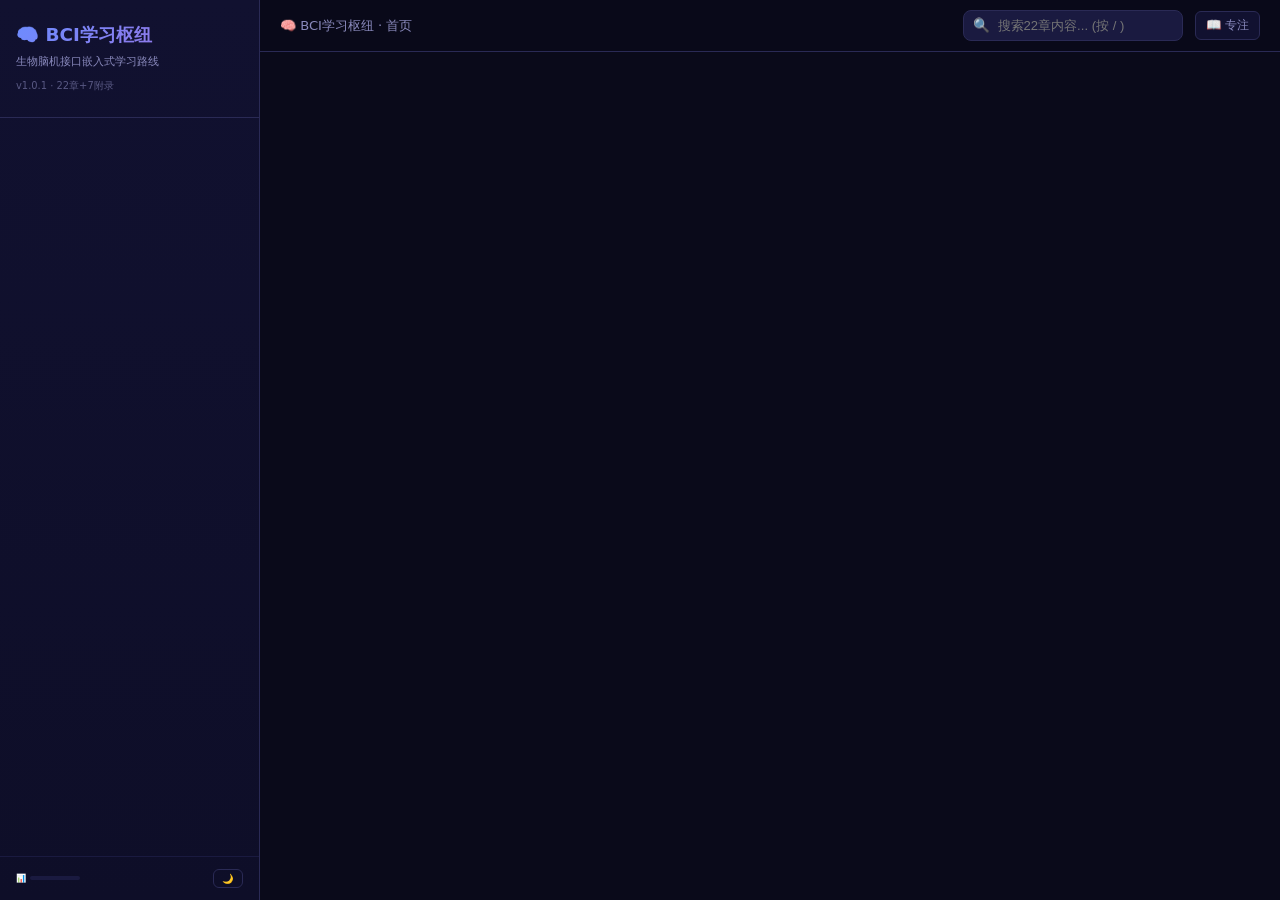
<file: index.html>
<!DOCTYPE html>
<html lang="zh-CN">
<head>
<meta charset="UTF-8">
<meta name="viewport" content="width=device-width, initial-scale=1.0">
<meta name="description" content="生物脑机接口(BCI)嵌入式学习路线 - 从零到专家。22章系统教程+7个附录，对标Neuralink/OpenBCI/博睿康全球最前沿。">
<meta name="theme-color" content="#0a0a1a">
<title>BCI学习枢纽 - 生物脑机接口嵌入式学习路线</title>
<link rel="stylesheet" href="css/style.css">
<link rel="manifest" href="manifest.json">
</head>
<body>
<a class="skip-link" href="#contentArea">跳转到内容</a>

<div class="progress-bar" id="progressBar"></div>

<!-- Sidebar -->
<nav class="sidebar" id="sidebar">
  <div class="sidebar-header">
    <h1>🧠 BCI学习枢纽</h1>
    <p>生物脑机接口嵌入式学习路线</p>
    <span class="version">v1.0.1 · 22章+7附录</span>
  </div>
  <div class="sidebar-nav" id="sidebarNav"></div>
  <div class="bookmarks-section" id="bookmarksSection" style="display:none">
    <div class="bookmarks-title">⭐ 收藏夹 <span class="bookmarks-count" id="bmCount">0</span></div>
    <div id="bookmarkList"></div>
  </div>
  <div class="sidebar-footer">
    <span class="progress-mini">📊 <span class="pm-bar"><span class="pm-fill" style="width:0%" id="pmFill"></span></span></span>
    <button class="theme-toggle" onclick="window.app.toggleTheme()" title="切换亮色/暗色">🌙</button>
  </div>
</nav>

<!-- Main -->
<div class="main">
  <div class="topbar">
    <button class="menu-btn" onclick="window.app.toggleSidebar()">☰</button>
    <div class="breadcrumb" id="breadcrumb">🧠 BCI学习枢纽 · 首页</div>
    <div class="search-box">
      <span class="icon">🔍</span>
      <input type="text" id="searchInput" placeholder="搜索22章内容... (按 / )">
      <div class="search-results" id="searchResults"></div>
    </div>
    <button class="mobile-search-btn" onclick="document.querySelector('.search-box').classList.toggle('open')" title="搜索">🔍</button>
    <button class="focus-btn" onclick="window.app.toggleFocus()" title="专注阅读 (Ctrl+Shift+F)">📖 专注</button>
  </div>
  <div class="content" id="contentArea"></div>
</div>

<!-- TOC Sidebar -->
<nav id="tocSidebar"><div class="toc-title">📑 本节目录</div><div id="tocLinks"></div></nav>

<!-- Back to top -->
<div class="back-top" id="backTop" onclick="window.scrollTo({top:0,behavior:'smooth'})">↑</div>

<!-- Shortcuts overlay -->
<div class="shortcuts-overlay" id="shortcutsOverlay" onclick="if(event.target===this)this.classList.remove('show')">
  <div class="shortcuts-panel">
    <h3>⌨️ 键盘快捷键 <button class="close-btn" onclick="document.getElementById('shortcutsOverlay').classList.remove('show')">✕</button></h3>
    <div class="kbd-row"><span><span class="kbd-key">/</span> 搜索</span><span class="kbd-desc">聚焦搜索栏</span></div>
    <div class="kbd-row"><span><span class="kbd-key">Esc</span> 关闭</span><span class="kbd-desc">关闭面板/清空搜索</span></div>
    <div class="kbd-row"><span><span class="kbd-key">←</span><span class="kbd-key">→</span> 翻章</span><span class="kbd-desc">前一章/后一章</span></div>
    <div class="kbd-row"><span><span class="kbd-key">?</span> 快捷键</span><span class="kbd-desc">显示此面板</span></div>
    <div class="kbd-row"><span><span class="kbd-key">Ctrl</span>+<span class="kbd-key">Shift</span>+<span class="kbd-key">F</span> 专注</span><span class="kbd-desc">切换专注阅读模式</span></div>
  </div>
</div>

<script src="js/chapters.js"></script>
<script src="js/app.js"></script>
</body>
</html>
</file>
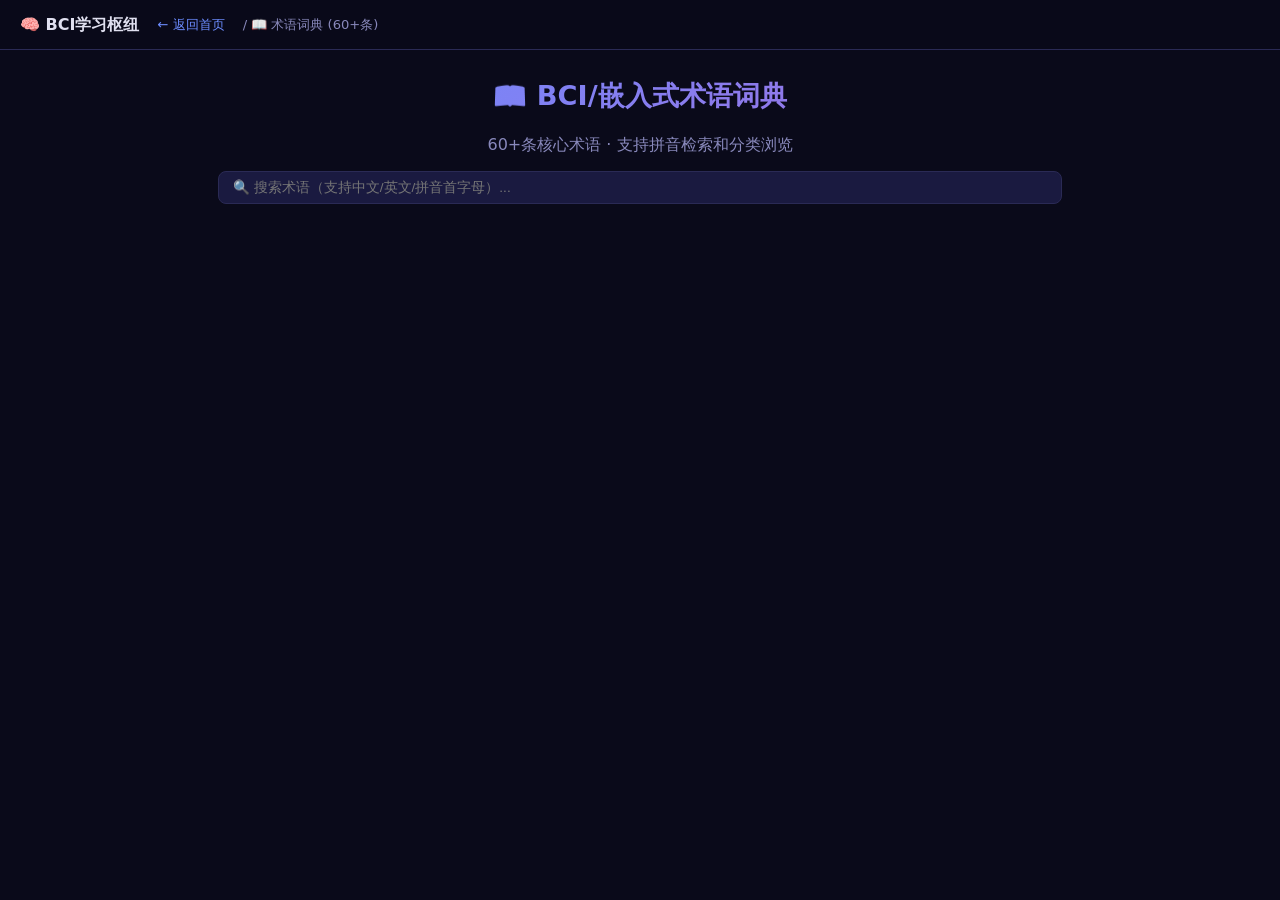
<file: glossary.html>
<!DOCTYPE html>
<html lang="zh-CN">
<head>
<meta charset="UTF-8">
<meta name="viewport" content="width=device-width, initial-scale=1.0">
<meta name="description" content="BCI/嵌入式术语词典 - 60+条核心术语，支持拼音检索和分类浏览，覆盖芯片、硬件、算法、概念、产品、标准六大类别">
<meta property="og:title" content="术语词典 - BCI学习枢纽">
<meta property="og:description" content="BCI/嵌入式术语词典 - 60+条核心术语">
<meta property="og:type" content="website">
<title>术语词典 - BCI学习枢纽</title>
<link rel="stylesheet" href="css/style.css">
<style>.glossary-alphabet{display:flex;gap:6px;flex-wrap:wrap;margin:16px 0}
.ga-btn{padding:6px 14px;border:1px solid var(--br);border-radius:8px;font-size:.82em;cursor:pointer;background:var(--bg2);color:var(--t2);transition:all .15s;font-weight:700}
.ga-btn:hover,.ga-btn.active{border-color:var(--a);color:var(--a);background:rgba(108,140,255,.08)}
.topbar-nav{display:flex;gap:8px;align-items:center}
.topbar-nav a{color:var(--a);text-decoration:none;font-size:.82em;padding:4px 10px;border-radius:6px;transition:all .15s}
.topbar-nav a:hover{background:rgba(108,140,255,.08)}</style>
</head>
<body style="margin-left:0">
<header class="topbar" style="position:sticky;top:0">
  <div class="topbar-nav"><strong>🧠 BCI学习枢纽</strong> <a href="index.html">← 返回首页</a> <span style="color:var(--t2);font-size:.82em">/ 📖 术语词典 (60+条)</span></div>
</header>
<main class="content" style="max-width:900px;margin:0 auto;padding:24px 28px 80px">
<h1 style="text-align:center">📖 BCI/嵌入式术语词典</h1>
<p style="text-align:center;color:var(--t2)">60+条核心术语 · 支持拼音检索和分类浏览</p>

<div class="glossary-search"><input type="text" id="gsInput" placeholder="🔍 搜索术语（支持中文/英文/拼音首字母）..." oninput="filterGlossary()"></div>

<div class="glossary-alphabet" id="gAlpha"></div>

<div class="glossary-filter" id="gCatFilter"></div>

<div id="glossaryList"></div>
</main>

<script src="js/glossary.js"></script>
<script>
// Count by initial
const initCounts={};
GLOSSARY.forEach(g=>{const py=g.py[0].toUpperCase();initCounts[py]=(initCounts[py]||0)+1;});
const alphabet='ABCDEFGHIJKLMNOPQRSTUVWXYZ';
const alphaDiv=document.getElementById('gAlpha');
alphabet.split('').forEach(l=>{
  const count=initCounts[l]||0;
  alphaDiv.innerHTML+=`<span class="ga-btn" onclick="filterByPy('${l}')" style="${count===0?'opacity:.3':''}">${l}<span style="font-size:.65em;margin-left:2px">${count||''}</span></span>`;
});

// Categories
const cats=[...new Set(GLOSSARY.map(g=>g.cat))];
const catDiv=document.getElementById('gCatFilter');
catDiv.innerHTML='<span class="gf-btn active" onclick="filterByCat(\'all\',this)">全部</span>';
cats.forEach(c=>{
  catDiv.innerHTML+=`<span class="gf-btn" onclick="filterByCat('${c}',this)">${c}</span>`;
});

let currentPy=null,currentCat='all';
function filterByPy(py){currentPy=py;renderList();}
function filterByCat(cat,btn){
  currentCat=cat;
  document.querySelectorAll('#gCatFilter .gf-btn').forEach(b=>b.classList.remove('active'));
  if(btn)btn.classList.add('active');
  currentPy=null;
  renderList();
}

function filterGlossary(){
  renderList();
}

function renderList(){
  const q=(document.getElementById('gsInput').value||'').toLowerCase();
  let filtered=GLOSSARY;
  if(currentPy)filtered=filtered.filter(g=>g.py[0].toUpperCase()===currentPy);
  if(currentCat!=='all')filtered=filtered.filter(g=>g.cat===currentCat);
  if(q){
    filtered=filtered.filter(g=>
      g.term.toLowerCase().includes(q)||
      g.en.toLowerCase().includes(q)||
      g.desc.toLowerCase().includes(q)||
      g.py.toLowerCase().includes(q)||
      g.cat.includes(q)
    );
  }
  const list=document.getElementById('glossaryList');
  if(filtered.length===0){
    list.innerHTML='<p style="text-align:center;color:var(--t2);padding:30px">未找到匹配的术语</p>';
    return;
  }
  list.innerHTML=filtered.map(g=>`
    <div class="glossary-item" id="term-${g.term}">
      <div>
        <span class="gi-term">${g.term}</span>
        <span class="gi-en">${g.en}</span>
        <span class="gi-cat">${g.cat}</span>
      </div>
      <div class="gi-desc">${g.desc}</div>
    </div>
  `).join('');

  // Update active alpha button
  document.querySelectorAll('.ga-btn').forEach(b=>b.classList.remove('active'));
  if(currentPy){const btn=document.querySelector(`.ga-btn[onclick="filterByPy('${currentPy}')"]`);if(btn)btn.classList.add('active');}
}

renderList();
</script>
</body>
</html>
</file>
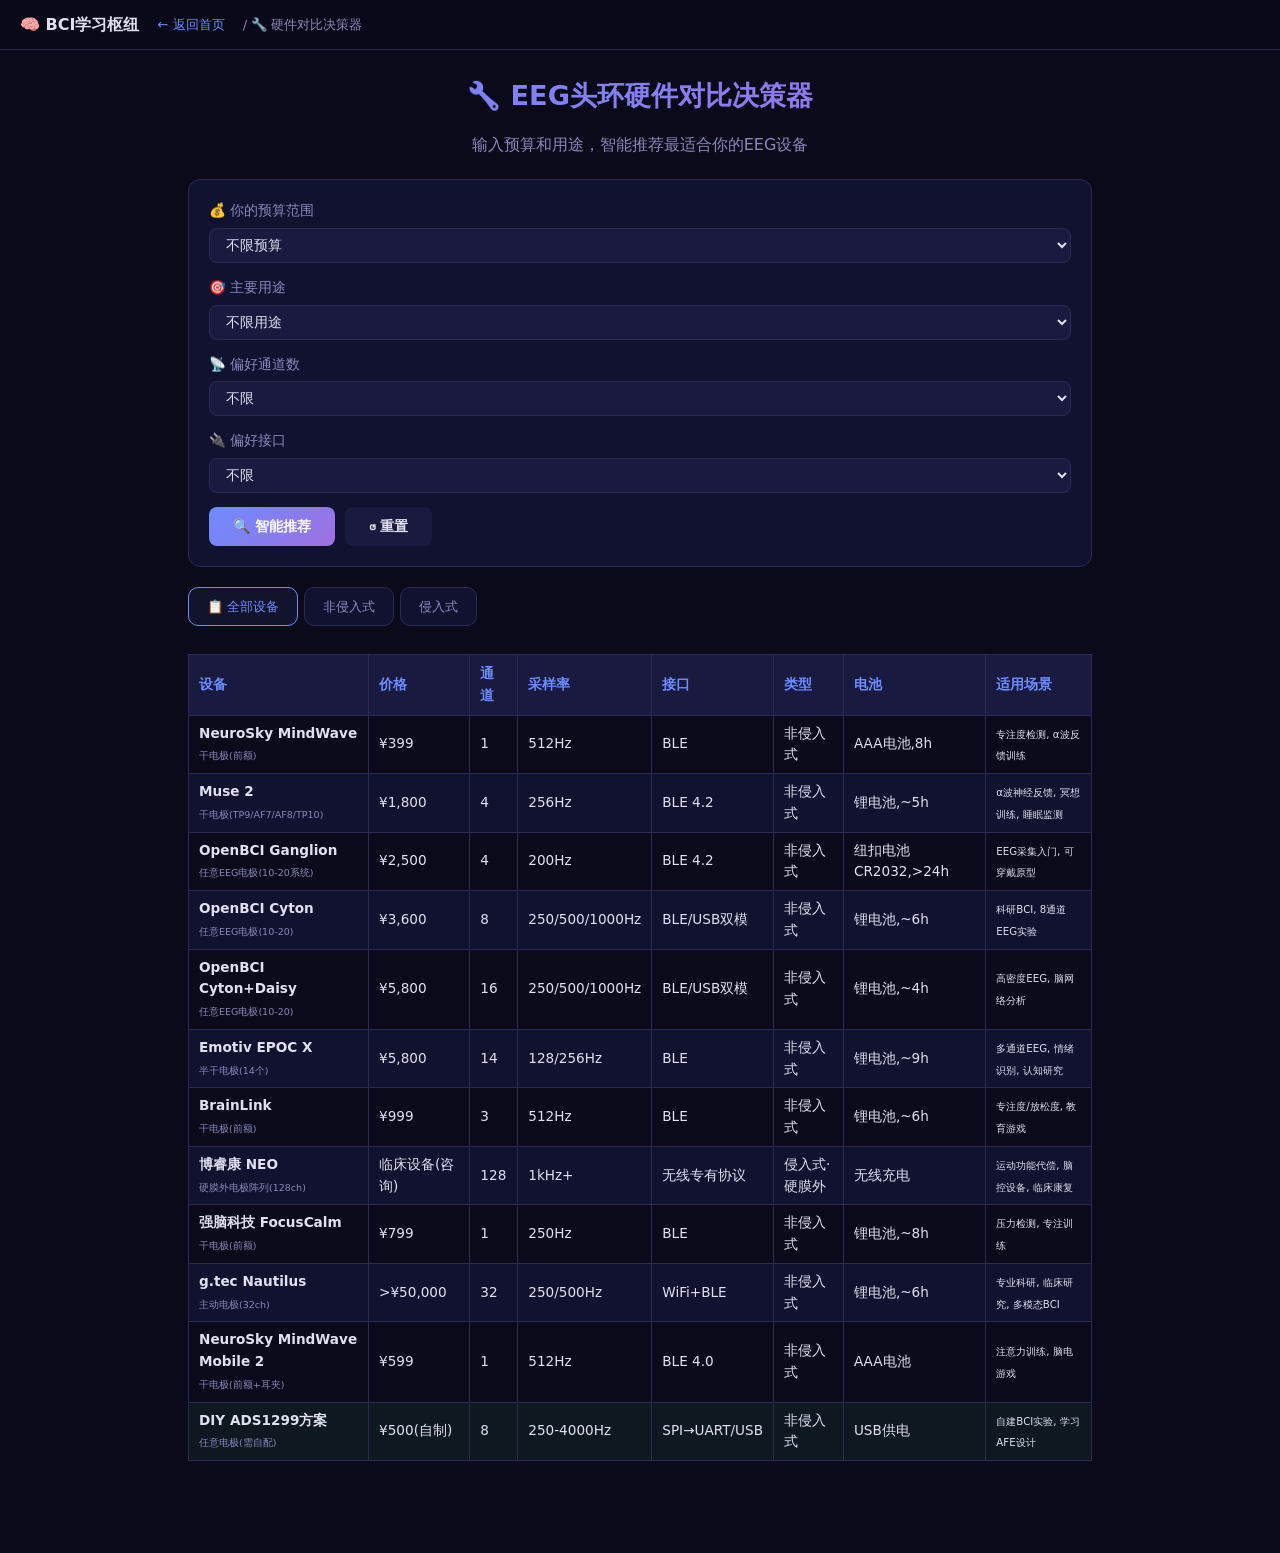
<file: hardware.html>
<!DOCTYPE html>
<html lang="zh-CN">
<head>
<meta charset="UTF-8">
<meta name="viewport" content="width=device-width, initial-scale=1.0">
<meta name="description" content="EEG头环硬件对比决策器 - 输入预算和用途，智能推荐最适合你的EEG设备。覆盖OpenBCI/Muse2/Neuralink等15+设备">
<meta property="og:title" content="硬件对比决策器 - BCI学习枢纽">
<meta property="og:description" content="EEG头环硬件对比决策器 - 智能推荐最适合你的EEG设备">
<meta property="og:type" content="website">
<title>硬件对比决策器 - BCI学习枢纽</title>
<link rel="stylesheet" href="css/style.css">
<style>.topbar-nav{display:flex;gap:8px;align-items:center}
.topbar-nav a{color:var(--a);text-decoration:none;font-size:.82em;padding:4px 10px;border-radius:6px;transition:all .15s}
.topbar-nav a:hover{background:rgba(108,140,255,.08)}
.hw-tabs{display:flex;gap:6px;margin:16px 0;flex-wrap:wrap}
.hw-tab{padding:8px 18px;border:1px solid var(--br);border-radius:10px;font-size:.82em;cursor:pointer;background:var(--bg2);color:var(--t2);transition:all .15s}
.hw-tab:hover,.hw-tab.active{border-color:var(--a);color:var(--a);background:rgba(108,140,255,.08)}
.hw-result-card{background:linear-gradient(135deg,var(--bg2),#151535);border:2px solid var(--a);border-radius:14px;padding:22px;margin:16px 0;animation:heroFadeIn .5s ease-out}
.hw-result-card h3{color:var(--a);margin-bottom:6px;font-size:1.15em}
.hw-result-card .hw-recommend-badge{display:inline-block;background:var(--g);color:#fff;padding:3px 10px;border-radius:12px;font-size:.72em;margin-left:8px}
.hw-result-card .hw-spec-grid{display:grid;grid-template-columns:repeat(auto-fill,minmax(180px,1fr));gap:10px;margin:12px 0}
.hw-result-card .hw-spec-item{background:var(--bg3);border-radius:8px;padding:10px 12px}
.hw-result-card .hw-spec-label{font-size:.68em;color:var(--t2)}
.hw-result-card .hw-spec-value{font-size:.95em;color:var(--t);font-weight:600}
.hw-result-card .hw-pros{color:var(--g);font-size:.78em;margin-top:8px}
.hw-result-card .hw-cons{color:var(--r);font-size:.78em;margin-top:4px}
@keyframes heroFadeIn{from{opacity:0;transform:translateY(-10px)}to{opacity:1;transform:translateY(0)}}
</style>
</head>
<body style="margin-left:0">
<header class="topbar" style="position:sticky;top:0">
  <div class="topbar-nav"><strong>🧠 BCI学习枢纽</strong> <a href="index.html">← 返回首页</a> <span style="color:var(--t2);font-size:.82em">/ 🔧 硬件对比决策器</span></div>
</header>
<main class="content" style="max-width:960px;margin:0 auto;padding:24px 28px 80px">
<h1 style="text-align:center">🔧 EEG头环硬件对比决策器</h1>
<p style="text-align:center;color:var(--t2)">输入预算和用途，智能推荐最适合你的EEG设备</p>

<div class="hw-form">
  <label>💰 你的预算范围</label>
  <select id="hwBudget">
    <option value="0">不限预算</option>
    <option value="500">¥500以下（入门）</option>
    <option value="1000">¥500-1000（消费级）</option>
    <option value="2000">¥1000-2000（进阶消费级）</option>
    <option value="4000">¥2000-4000（研究级）</option>
    <option value="10000">¥4000+（专业/医疗级）</option>
  </select>

  <label>🎯 主要用途</label>
  <select id="hwUsage">
    <option value="">不限用途</option>
    <option value="入门体验">入门体验 / 好奇心驱动</option>
    <option value="专注度训练">专注度/放松度训练</option>
    <option value="科研实验">科研实验 / 论文研究</option>
    <option value="嵌入式开发">嵌入式开发 / DIY原型</option>
    <option value="可穿戴">可穿戴 / 便携优先</option>
    <option value="高密度">高密度EEG(16ch+)</option>
    <option value="临床">临床/医疗康复</option>
  </select>

  <label>📡 偏好通道数</label>
  <select id="hwChannels">
    <option value="0">不限</option>
    <option value="1">单通道（够用即可）</option>
    <option value="4">4-7通道</option>
    <option value="8">8-15通道</option>
    <option value="16">16通道及以上</option>
  </select>

  <label>🔌 偏好接口</label>
  <select id="hwInterface">
    <option value="">不限</option>
    <option value="BLE">BLE 蓝牙</option>
    <option value="USB">USB 有线</option>
    <option value="WiFi">WiFi</option>
  </select>

  <div style="display:flex;gap:10px;flex-wrap:wrap">
    <button class="hw-btn" onclick="findHardware()">🔍 智能推荐</button>
    <button class="hw-btn" style="background:var(--bg3);color:var(--t)" onclick="resetFilter()">↺ 重置</button>
  </div>
</div>

<div id="hwResult"></div>

<div class="hw-tabs">
  <span class="hw-tab active" onclick="showAll();this.parentElement.querySelectorAll('.hw-tab').forEach(t=>t.classList.remove('active'));this.classList.add('active')">📋 全部设备</span>
  <span class="hw-tab" onclick="showType('非侵入式');this.parentElement.querySelectorAll('.hw-tab').forEach(t=>t.classList.remove('active'));this.classList.add('active')">非侵入式</span>
  <span class="hw-tab" onclick="showType('侵入式');this.parentElement.querySelectorAll('.hw-tab').forEach(t=>t.classList.remove('active'));this.classList.add('active')">侵入式</span>
</div>

<div style="overflow-x:auto">
<table class="hw-table" id="hwTable">
<thead><tr><th>设备</th><th>价格</th><th>通道</th><th>采样率</th><th>接口</th><th>类型</th><th>电池</th><th>适用场景</th></tr></thead>
<tbody id="hwTbody"></tbody></table>
</div>
</main>

<script src="js/hardware.js"></script>
<script>
function renderTable(data){
  const tbody=document.getElementById('hwTbody');
  tbody.innerHTML=data.map(h=>`
    <tr class="${h.name.includes('DIY')||h.name.includes('ADS1299')?'hw-recommend':''}">
      <td><strong>${h.name}</strong><br><span style="font-size:.7em;color:var(--t2)">${h.electrode}</span></td>
      <td>${h.priceStr}</td><td>${h.channels}</td><td>${h.sampleRate}</td><td>${h.interface}</td>
      <td><span class="tag ${h.type.includes('侵入')?'red':'green'}">${h.type}</span></td>
      <td>${h.battery}</td>
      <td><span style="font-size:.75em">${h.use.join(', ')}</span></td>
    </tr>
  `).join('');
}
renderTable(HARDWARE);

function showAll(){renderTable(HARDWARE);}
function showType(type){renderTable(HARDWARE.filter(h=>h.type.includes(type)));}

function findHardware(){
  const budget=parseInt(document.getElementById('hwBudget').value)||999999;
  const usage=document.getElementById('hwUsage').value;
  const channels=parseInt(document.getElementById('hwChannels').value)||0;
  const iface=document.getElementById('hwInterface').value;

  let candidates=HARDWARE.slice();

  // Budget filter - within 20% tolerance
  if(budget<999999){
    candidates=candidates.filter(h=>h.price<=budget*1.2);
  }
  // Usage filter
  if(usage){
    candidates=candidates.filter(h=>{
      const allUses=h.use.join(' ')+' '+h.level+' '+h.type;
      return allUses.includes(usage.replace('体验','')) || allUses.includes(usage.replace('训练',''));
    });
  }
  // Channels filter  
  if(channels>0){
    if(channels===1)candidates=candidates.filter(h=>h.channels<=3);
    else if(channels===4)candidates=candidates.filter(h=>h.channels>=4&&h.channels<=7);
    else if(channels===8)candidates=candidates.filter(h=>h.channels>=8&&h.channels<=15);
    else if(channels===16)candidates=candidates.filter(h=>h.channels>=16);
  }
  // Interface filter
  if(iface){candidates=candidates.filter(h=>h.interface.includes(iface));}

  const result=document.getElementById('hwResult');
  if(candidates.length===0){
    result.innerHTML=`<div class="hw-result-card" style="border-color:var(--r)"><h3>😔 未找到匹配设备</h3><p style="color:var(--t2)">尝试放宽筛选条件。</p></div>`;
    return;
  }

  // Sort: best match first (consider price proximity and channels)
  candidates.sort((a,b)=>a.price-b.price);

  const best=candidates[0];
  const alt=candidates.slice(1,4);

  result.innerHTML=`
    <div class="hw-result-card">
      <h3>⭐ 最佳推荐: ${best.name} <span class="hw-recommend-badge">推荐</span></h3>
      <div class="hw-spec-grid">
        <div class="hw-spec-item"><div class="hw-spec-label">💰 价格</div><div class="hw-spec-value" style="color:var(--g)">${best.priceStr}</div></div>
        <div class="hw-spec-item"><div class="hw-spec-label">📡 通道数</div><div class="hw-spec-value">${best.channels}</div></div>
        <div class="hw-spec-item"><div class="hw-spec-label">⚡ 采样率</div><div class="hw-spec-value">${best.sampleRate}</div></div>
        <div class="hw-spec-item"><div class="hw-spec-label">🔌 接口</div><div class="hw-spec-value">${best.interface}</div></div>
        <div class="hw-spec-item"><div class="hw-spec-label">🔋 电池</div><div class="hw-spec-value">${best.battery}</div></div>
        <div class="hw-spec-item"><div class="hw-spec-label">🏷️ 类型</div><div class="hw-spec-value">${best.type} · ${best.level}</div></div>
      </div>
      <p><strong>适用场景：</strong>${best.use.join('、')}</p>
      <p><strong>电极：</strong>${best.electrode}</p>
      <div class="hw-pros">✅ 优势: ${best.pros}</div>
      <div class="hw-cons">⚠️ 局限: ${best.cons}</div>
    </div>
    ${alt.length>0?`<h3 style="margin-top:20px">🔄 备选方案</h3>`:''}
    ${alt.map(a=>`
    <div class="hw-result-card" style="border-color:var(--br)">
      <h3>${a.name}</h3>
      <p style="color:var(--t2);font-size:.82em">💰 ${a.priceStr} · 📡 ${a.channels}通道 · ⚡ ${a.sampleRate} · 🔌 ${a.interface}</p>
      <div class="hw-pros">✅ ${a.pros}</div>
      <div class="hw-cons">⚠️ ${a.cons}</div>
    </div>`).join('')}
  `;
}

function resetFilter(){
  document.getElementById('hwBudget').value='0';
  document.getElementById('hwUsage').value='';
  document.getElementById('hwChannels').value='0';
  document.getElementById('hwInterface').value='';
  document.getElementById('hwResult').innerHTML='';
  renderTable(HARDWARE);
}
</script>
</body>
</html>
</file>
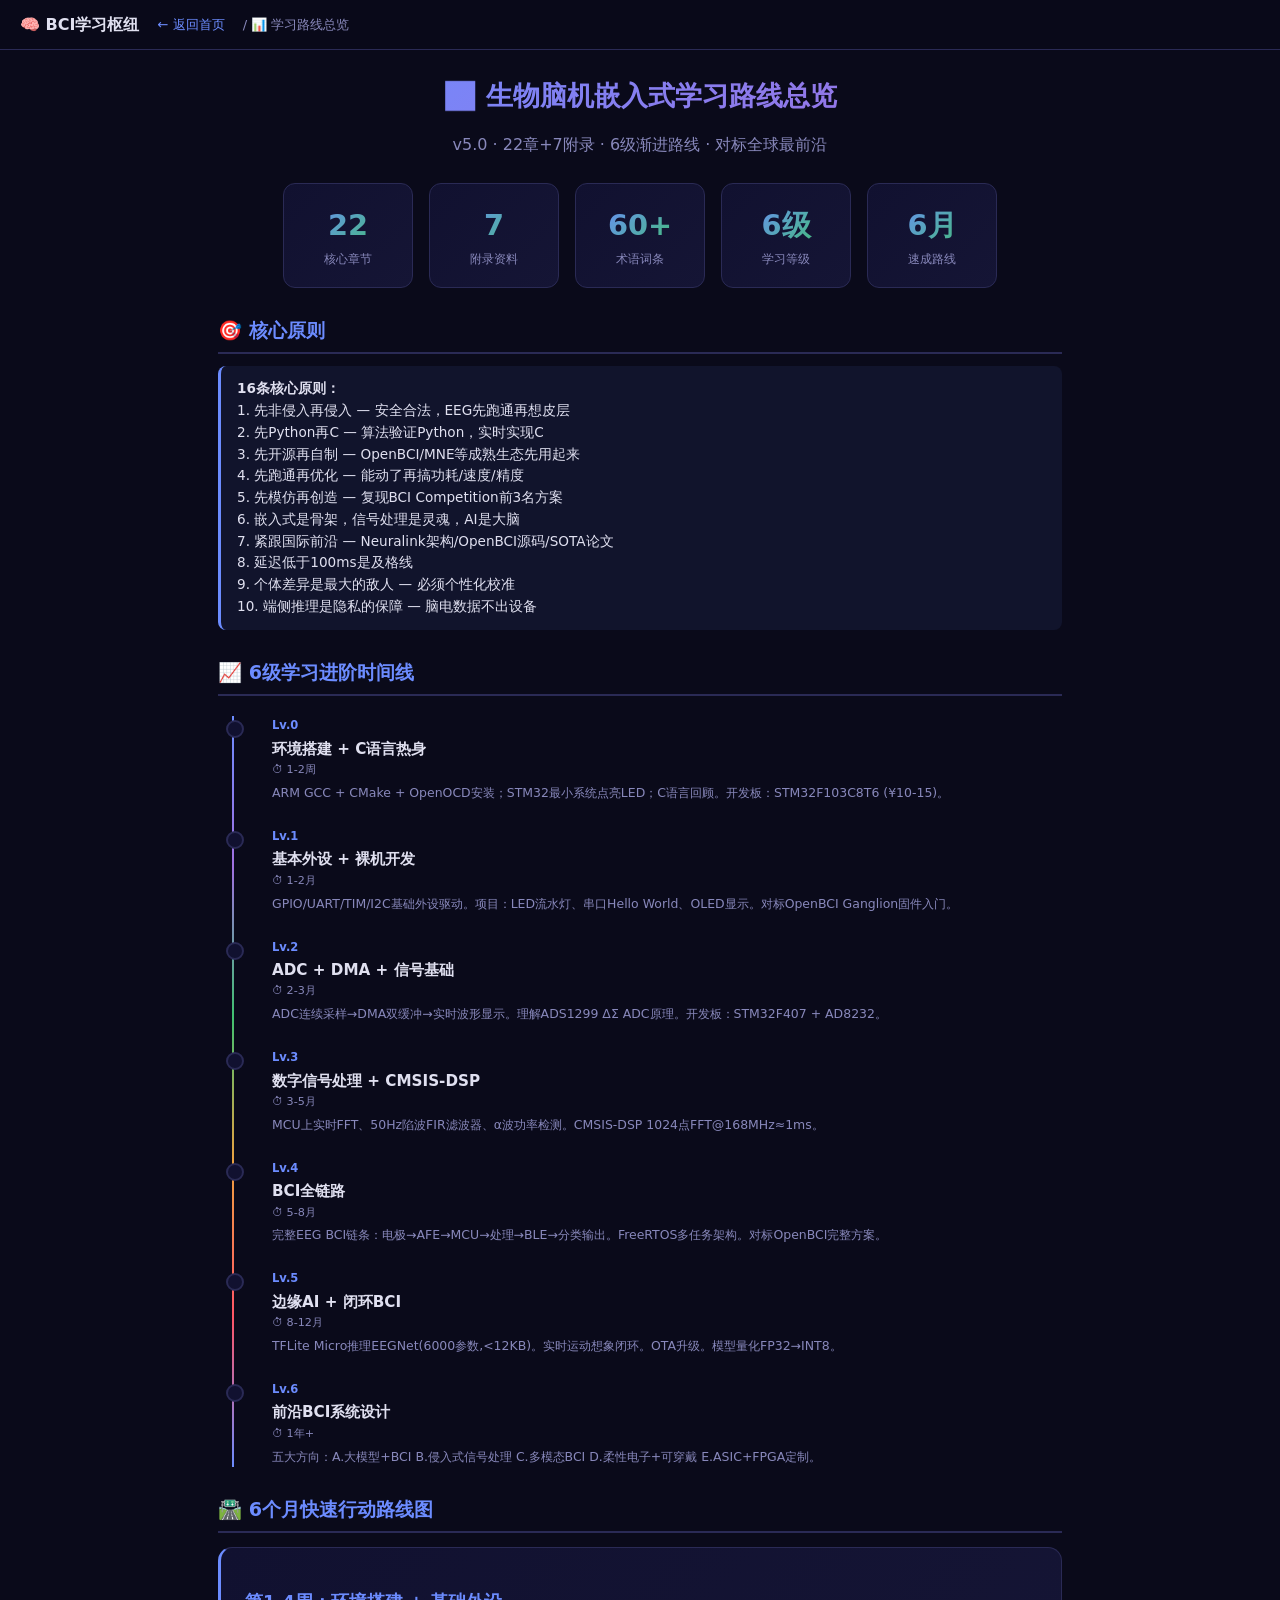
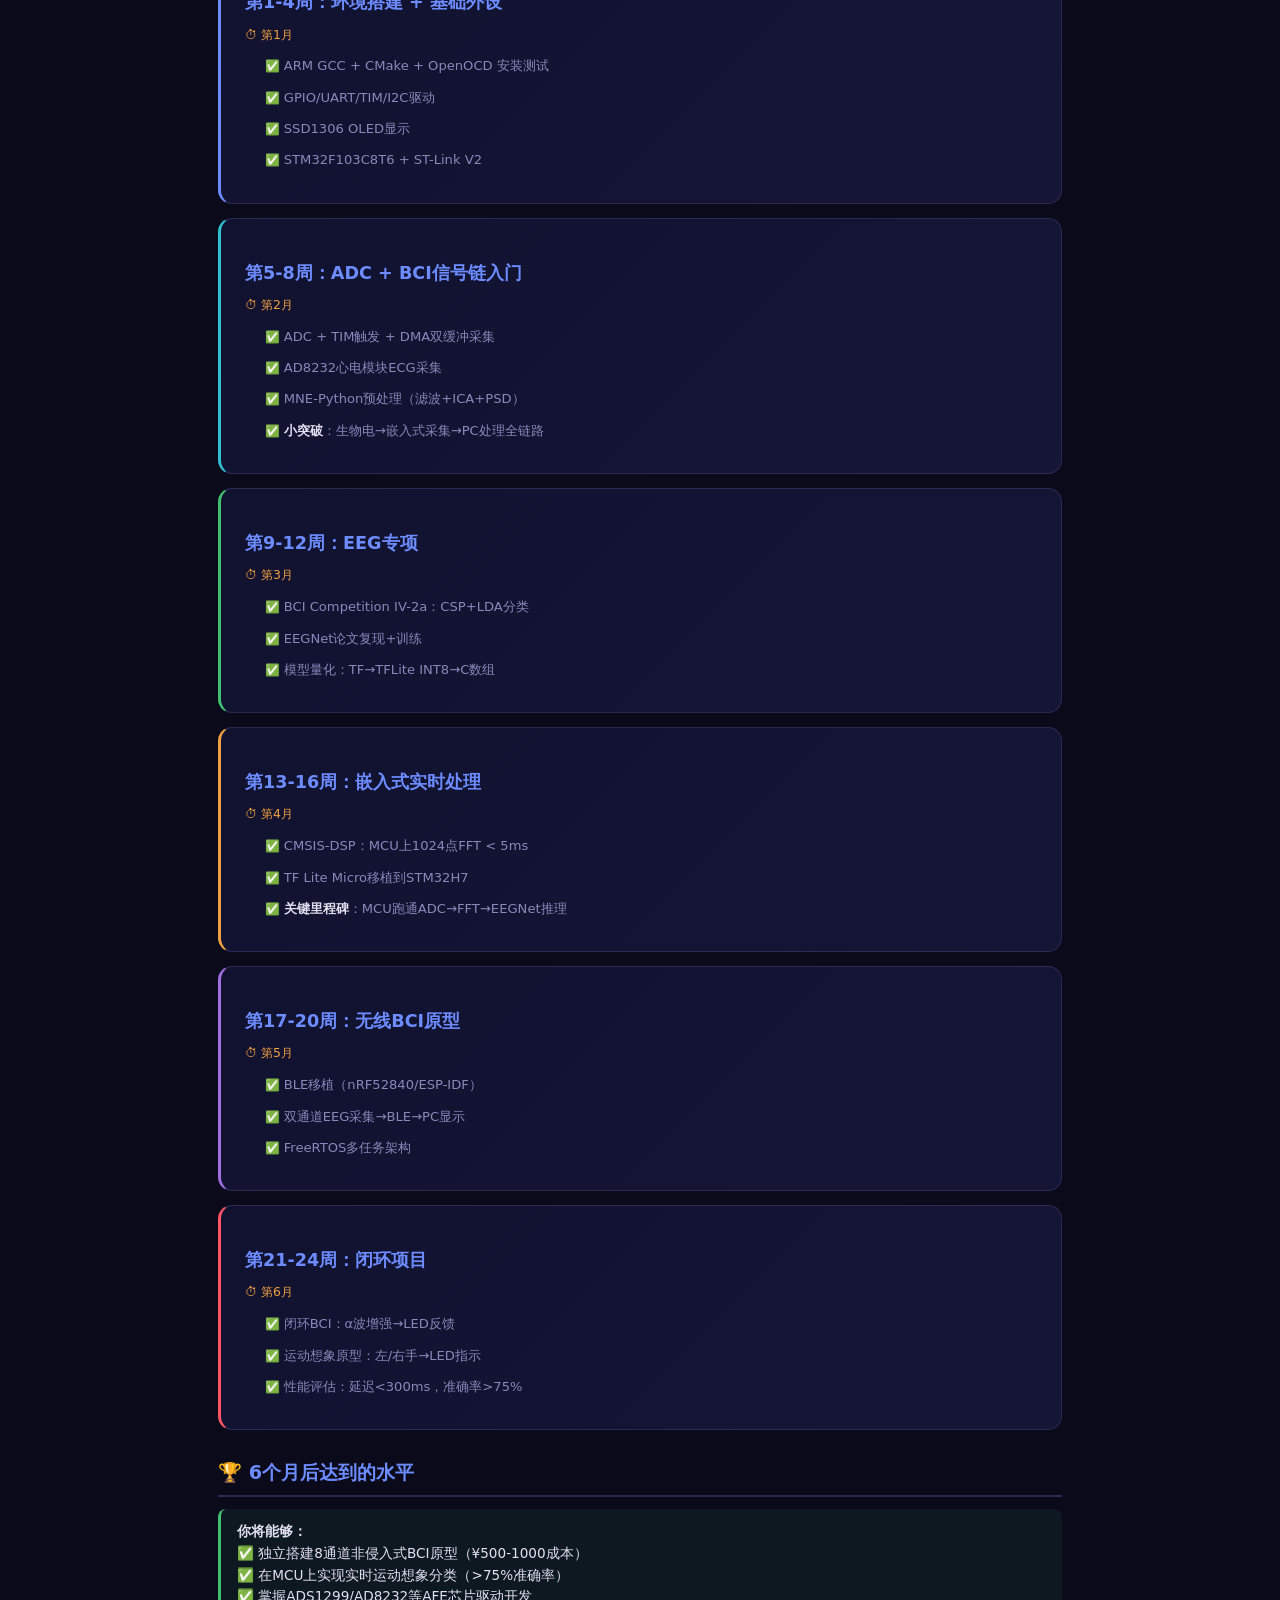
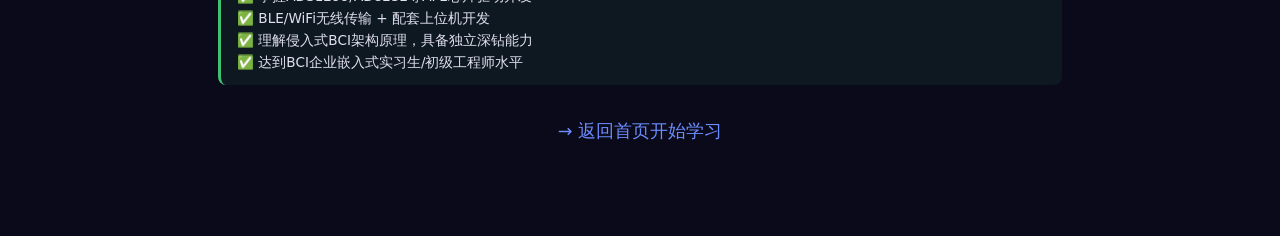
<file: overview.html>
<!DOCTYPE html>
<html lang="zh-CN">
<head>
<meta charset="UTF-8">
<meta name="viewport" content="width=device-width, initial-scale=1.0">
<meta name="description" content="生物脑机接口(BCI)嵌入式学习路线总览 - 22章+7附录，6级渐进路线，对标Neuralink/OpenBCI/博睿康全球最前沿">
<meta property="og:title" content="学习路线总览 - BCI学习枢纽">
<meta property="og:description" content="生物脑机接口(BCI)嵌入式学习路线总览 - 22章+7附录，6级渐进">
<meta property="og:type" content="website">
<title>学习路线总览 - BCI学习枢纽</title>
<link rel="stylesheet" href="css/style.css">
<style>.lv-card{background:linear-gradient(135deg,var(--bg2),#151535);border:1px solid var(--br);border-radius:14px;padding:20px 24px;margin:14px 0}
.lv-card h3{color:var(--a);margin-bottom:8px;font-size:1.1em}
.lv-card .lv-time{font-size:.78em;color:var(--o);margin-bottom:8px}
.lv-card .lv-items{list-style:none;padding:0}
.lv-card .lv-items li{padding:3px 0;font-size:.82em;color:var(--t2);line-height:1.7}
.lv-card .lv-items li::before{content:'✅ ';color:var(--g);font-size:.9em}
.lv-card.s0{border-left:3px solid var(--a)}
.lv-card.s1{border-left:3px solid var(--c1)}
.lv-card.s2{border-left:3px solid var(--g)}
.lv-card.s3{border-left:3px solid var(--o)}
.lv-card.s4{border-left:3px solid var(--p)}
.lv-card.s5{border-left:3px solid var(--r)}
.lv-card.s6{border-left:3px solid var(--a)}
.timeline{position:relative;padding-left:30px;margin:20px 0}
.timeline::before{content:'';position:absolute;left:14px;top:0;bottom:0;width:2px;background:linear-gradient(180deg,var(--a),var(--p),var(--g),var(--o),var(--r),var(--a))}
.tl-item{position:relative;margin-bottom:24px;padding-left:24px}
.tl-item::before{content:'';position:absolute;left:-22px;top:4px;width:14px;height:14px;border-radius:50%;background:var(--bg2);border:2px solid var(--br)}
.tl-item .tl-lv{font-size:.72em;color:var(--a);font-weight:700;margin-bottom:2px}
.tl-item .tl-title{font-size:.95em;font-weight:600;color:var(--t)}
.tl-item .tl-time{font-size:.7em;color:var(--t2)}
.tl-item .tl-desc{font-size:.78em;color:var(--t2);margin-top:4px;line-height:1.6}
.topbar-nav{display:flex;gap:8px;align-items:center}
.topbar-nav a{color:var(--a);text-decoration:none;font-size:.82em;padding:4px 10px;border-radius:6px;transition:all .15s}
.topbar-nav a:hover{background:rgba(108,140,255,.08)}</style>
</head>
<body style="margin-left:0">
<header class="topbar" style="position:sticky;top:0">
  <div class="topbar-nav"><strong>🧠 BCI学习枢纽</strong> <a href="index.html">← 返回首页</a> <span style="color:var(--t2);font-size:.82em">/ 📊 学习路线总览</span></div>
</header>
<main class="content" style="max-width:900px;margin:0 auto;padding:24px 28px 80px">
<h1 style="text-align:center">📊 生物脑机嵌入式学习路线总览</h1>
<p style="text-align:center;color:var(--t2);margin-bottom:24px">v5.0 · 22章+7附录 · 6级渐进路线 · 对标全球最前沿</p>

<div class="home-stats">
  <div class="home-stat"><div class="num">22</div><div class="label">核心章节</div></div>
  <div class="home-stat"><div class="num">7</div><div class="label">附录资料</div></div>
  <div class="home-stat"><div class="num">60+</div><div class="label">术语词条</div></div>
  <div class="home-stat"><div class="num">6级</div><div class="label">学习等级</div></div>
  <div class="home-stat"><div class="num">6月</div><div class="label">速成路线</div></div>
</div>

<h2>🎯 核心原则</h2>
<div class="note">
<strong>16条核心原则：</strong><br>
1. 先非侵入再侵入 — 安全合法，EEG先跑通再想皮层<br>
2. 先Python再C — 算法验证Python，实时实现C<br>
3. 先开源再自制 — OpenBCI/MNE等成熟生态先用起来<br>
4. 先跑通再优化 — 能动了再搞功耗/速度/精度<br>
5. 先模仿再创造 — 复现BCI Competition前3名方案<br>
6. 嵌入式是骨架，信号处理是灵魂，AI是大脑<br>
7. 紧跟国际前沿 — Neuralink架构/OpenBCI源码/SOTA论文<br>
8. 延迟低于100ms是及格线<br>
9. 个体差异是最大的敌人 — 必须个性化校准<br>
10. 端侧推理是隐私的保障 — 脑电数据不出设备
</div>

<h2>📈 6级学习进阶时间线</h2>
<div class="timeline">
  <div class="tl-item"><div class="tl-lv">Lv.0</div><div class="tl-title">环境搭建 + C语言热身</div><div class="tl-time">⏱ 1-2周</div><div class="tl-desc">ARM GCC + CMake + OpenOCD安装；STM32最小系统点亮LED；C语言回顾。开发板：STM32F103C8T6 (¥10-15)。</div></div>
  <div class="tl-item"><div class="tl-lv">Lv.1</div><div class="tl-title">基本外设 + 裸机开发</div><div class="tl-time">⏱ 1-2月</div><div class="tl-desc">GPIO/UART/TIM/I2C基础外设驱动。项目：LED流水灯、串口Hello World、OLED显示。对标OpenBCI Ganglion固件入门。</div></div>
  <div class="tl-item"><div class="tl-lv">Lv.2</div><div class="tl-title">ADC + DMA + 信号基础</div><div class="tl-time">⏱ 2-3月</div><div class="tl-desc">ADC连续采样→DMA双缓冲→实时波形显示。理解ADS1299 ΔΣ ADC原理。开发板：STM32F407 + AD8232。</div></div>
  <div class="tl-item"><div class="tl-lv">Lv.3</div><div class="tl-title">数字信号处理 + CMSIS-DSP</div><div class="tl-time">⏱ 3-5月</div><div class="tl-desc">MCU上实时FFT、50Hz陷波FIR滤波器、α波功率检测。CMSIS-DSP 1024点FFT@168MHz≈1ms。</div></div>
  <div class="tl-item"><div class="tl-lv">Lv.4</div><div class="tl-title">BCI全链路</div><div class="tl-time">⏱ 5-8月</div><div class="tl-desc">完整EEG BCI链条：电极→AFE→MCU→处理→BLE→分类输出。FreeRTOS多任务架构。对标OpenBCI完整方案。</div></div>
  <div class="tl-item"><div class="tl-lv">Lv.5</div><div class="tl-title">边缘AI + 闭环BCI</div><div class="tl-time">⏱ 8-12月</div><div class="tl-desc">TFLite Micro推理EEGNet(6000参数,<12KB)。实时运动想象闭环。OTA升级。模型量化FP32→INT8。</div></div>
  <div class="tl-item"><div class="tl-lv">Lv.6</div><div class="tl-title">前沿BCI系统设计</div><div class="tl-time">⏱ 1年+</div><div class="tl-desc">五大方向：A.大模型+BCI B.侵入式信号处理 C.多模态BCI D.柔性电子+可穿戴 E.ASIC+FPGA定制。</div></div>
</div>

<h2>🛣️ 6个月快速行动路线图</h2>
<div class="lv-card s0"><h3>第1-4周：环境搭建 + 基础外设</h3><div class="lv-time">⏱ 第1月</div>
<ul class="lv-items"><li>ARM GCC + CMake + OpenOCD 安装测试</li><li>GPIO/UART/TIM/I2C驱动</li><li>SSD1306 OLED显示</li><li>STM32F103C8T6 + ST-Link V2</li></ul></div>

<div class="lv-card s1"><h3>第5-8周：ADC + BCI信号链入门</h3><div class="lv-time">⏱ 第2月</div>
<ul class="lv-items"><li>ADC + TIM触发 + DMA双缓冲采集</li><li>AD8232心电模块ECG采集</li><li>MNE-Python预处理（滤波+ICA+PSD）</li><li><strong>小突破</strong>：生物电→嵌入式采集→PC处理全链路</li></ul></div>

<div class="lv-card s2"><h3>第9-12周：EEG专项</h3><div class="lv-time">⏱ 第3月</div>
<ul class="lv-items"><li>BCI Competition IV-2a：CSP+LDA分类</li><li>EEGNet论文复现+训练</li><li>模型量化：TF→TFLite INT8→C数组</li></ul></div>

<div class="lv-card s3"><h3>第13-16周：嵌入式实时处理</h3><div class="lv-time">⏱ 第4月</div>
<ul class="lv-items"><li>CMSIS-DSP：MCU上1024点FFT < 5ms</li><li>TF Lite Micro移植到STM32H7</li><li><strong>关键里程碑</strong>：MCU跑通ADC→FFT→EEGNet推理</li></ul></div>

<div class="lv-card s4"><h3>第17-20周：无线BCI原型</h3><div class="lv-time">⏱ 第5月</div>
<ul class="lv-items"><li>BLE移植（nRF52840/ESP-IDF）</li><li>双通道EEG采集→BLE→PC显示</li><li>FreeRTOS多任务架构</li></ul></div>

<div class="lv-card s5"><h3>第21-24周：闭环项目</h3><div class="lv-time">⏱ 第6月</div>
<ul class="lv-items"><li>闭环BCI：α波增强→LED反馈</li><li>运动想象原型：左/右手→LED指示</li><li>性能评估：延迟<300ms，准确率>75%</li></ul></div>

<h2>🏆 6个月后达到的水平</h2>
<div class="tip">
<strong>你将能够：</strong><br>
✅ 独立搭建8通道非侵入式BCI原型（¥500-1000成本）<br>
✅ 在MCU上实现实时运动想象分类（>75%准确率）<br>
✅ 掌握ADS1299/AD8232等AFE芯片驱动开发<br>
✅ BLE/WiFi无线传输 + 配套上位机开发<br>
✅ 理解侵入式BCI架构原理，具备独立深钻能力<br>
✅ 达到BCI企业嵌入式实习生/初级工程师水平
</div>

<p style="text-align:center;margin-top:30px"><a href="index.html" style="color:var(--a);font-size:1.1em">→ 返回首页开始学习</a></p>
</main>
</body>
</html>
</file>
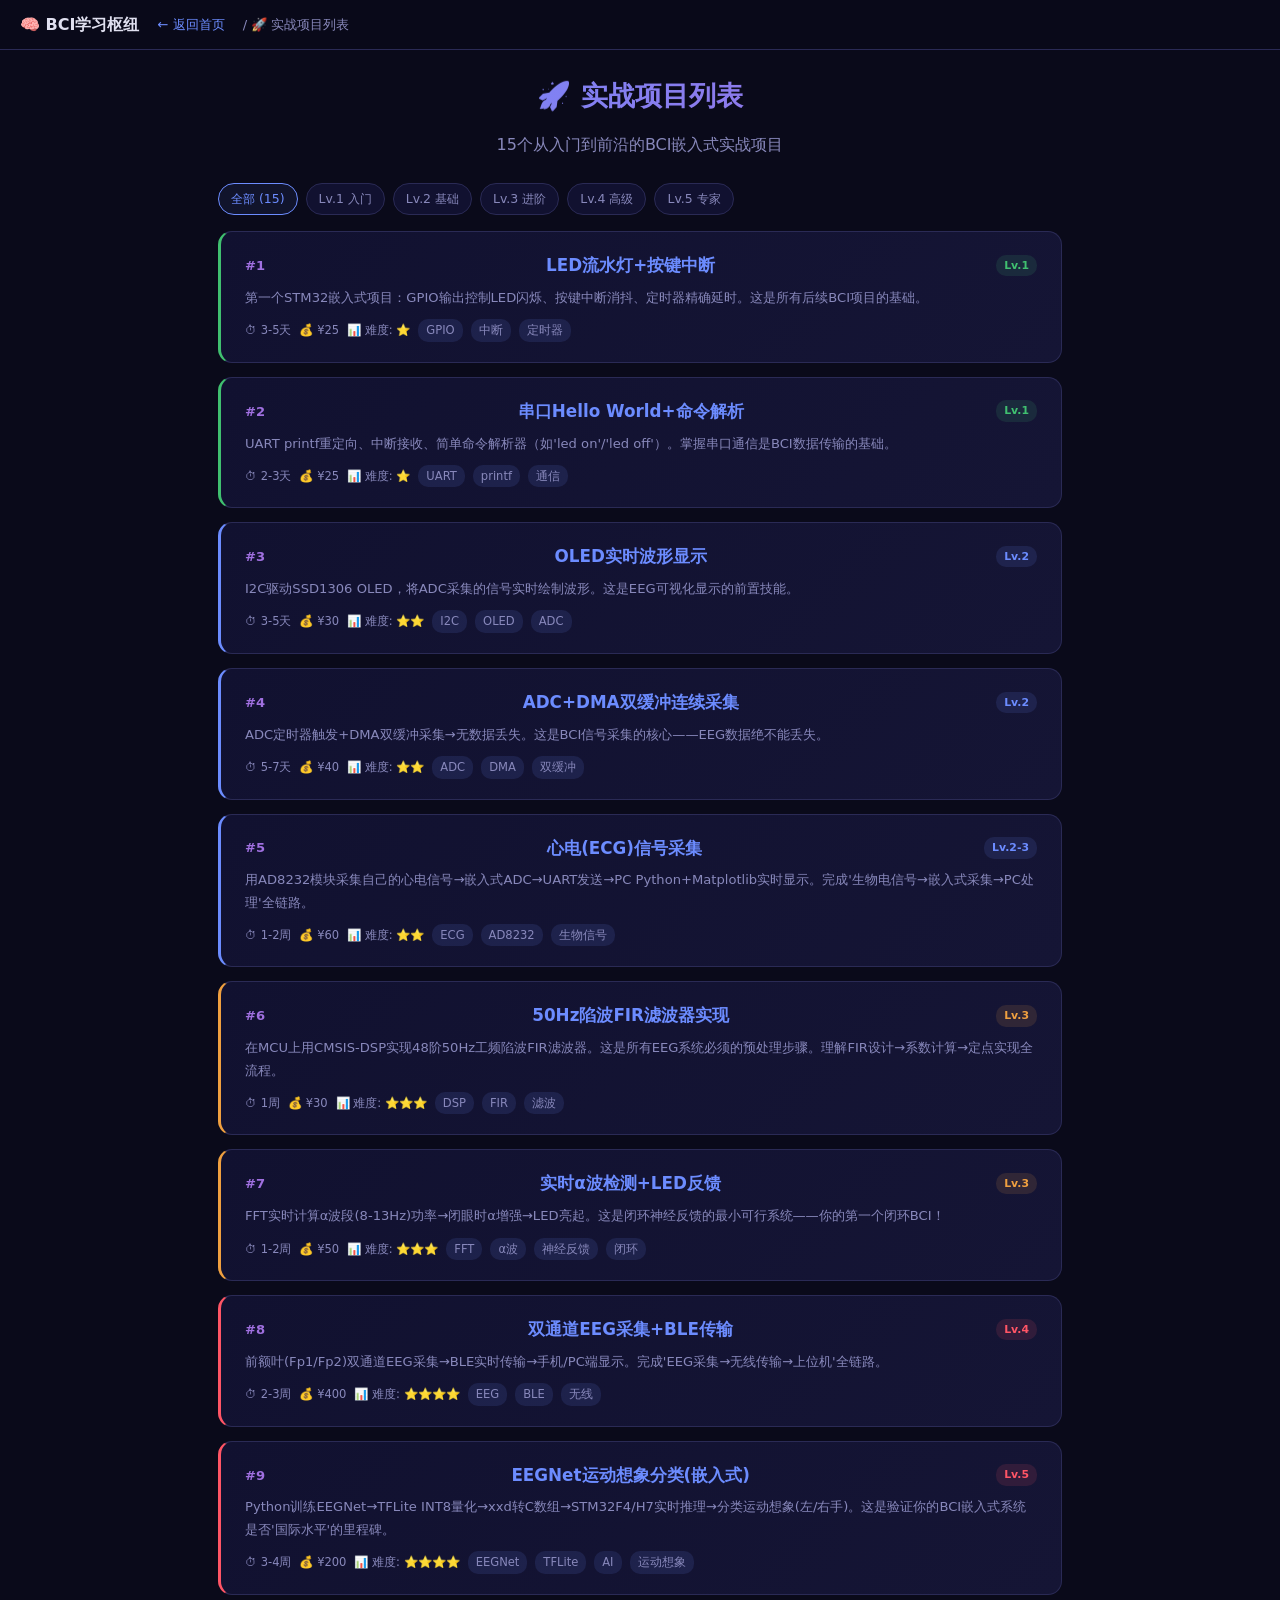
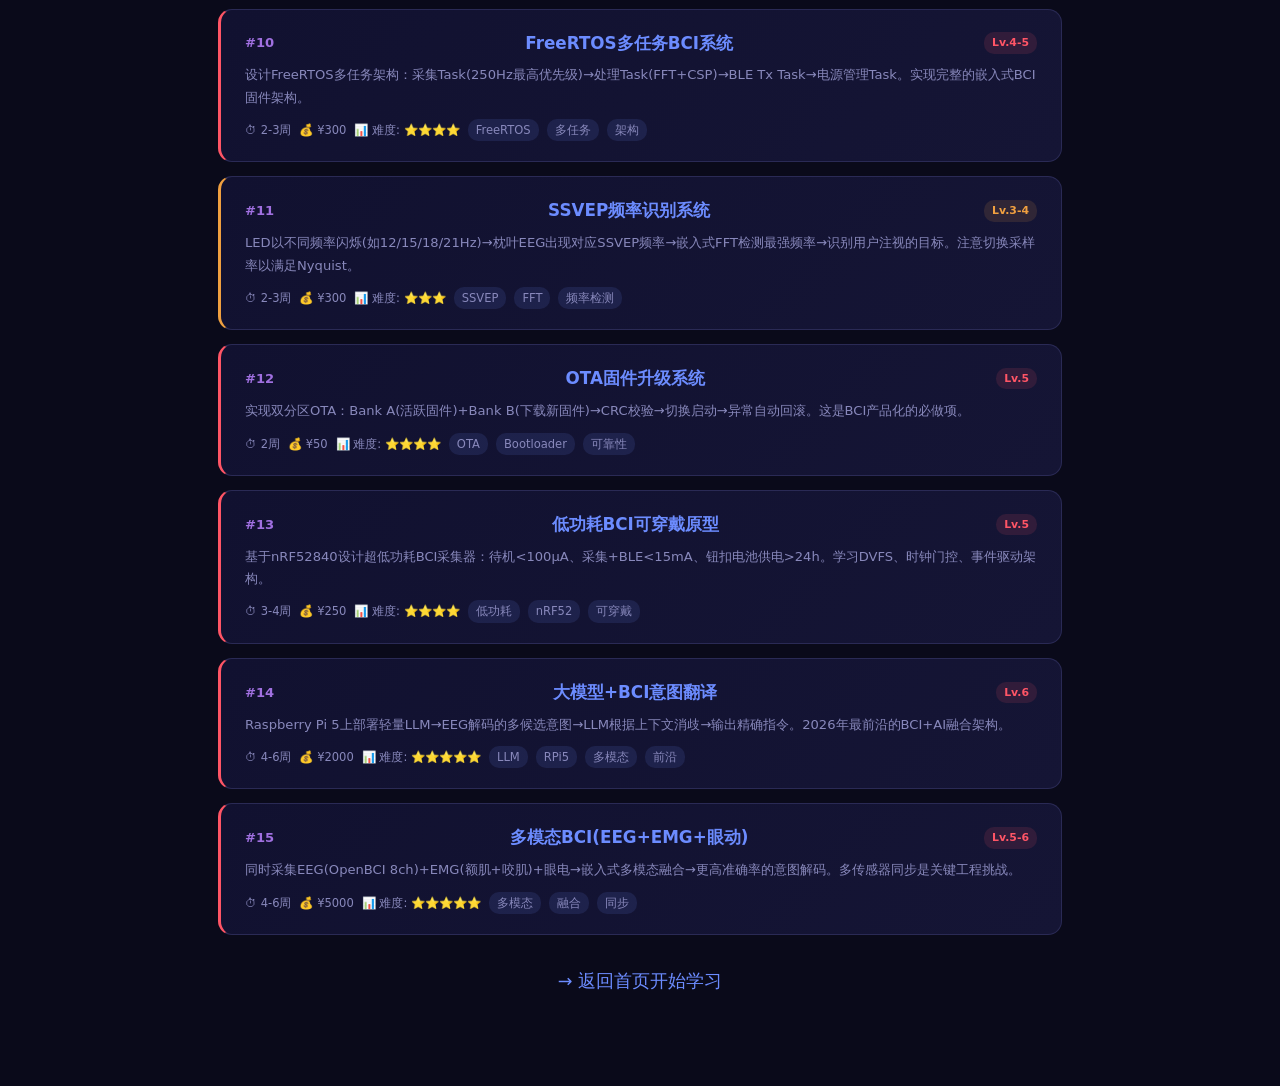
<file: projects.html>
<!DOCTYPE html>
<html lang="zh-CN">
<head>
<meta charset="UTF-8">
<meta name="viewport" content="width=device-width, initial-scale=1.0">
<meta name="description" content="BCI嵌入式实战项目列表 - 15个从入门到专家的BCI实战项目，覆盖EEG信号采集、运动想象、边缘AI推理">
<meta property="og:title" content="实战项目列表 - BCI学习枢纽">
<meta property="og:description" content="15个从入门到专家的BCI实战项目">
<meta property="og:type" content="website">
<title>实战项目列表 - BCI学习枢纽</title>
<link rel="stylesheet" href="css/style.css">
<style>.topbar-nav{display:flex;gap:8px;align-items:center}
.topbar-nav a{color:var(--a);text-decoration:none;font-size:.82em;padding:4px 10px;border-radius:6px;transition:all .15s}
.topbar-nav a:hover{background:rgba(108,140,255,.08)}
.pj-filter{display:flex;gap:8px;flex-wrap:wrap;margin:16px 0}
.pj-fbtn{padding:5px 12px;border:1px solid var(--br);border-radius:16px;font-size:.78em;cursor:pointer;background:var(--bg2);color:var(--t2);transition:all .15s}
.pj-fbtn:hover,.pj-fbtn.active{border-color:var(--a);color:var(--a);background:rgba(108,140,255,.08)}
.pj-card{background:linear-gradient(135deg,var(--bg2),#151535);border:1px solid var(--br);border-radius:14px;padding:20px 24px;margin:14px 0;transition:all .25s}
.pj-card:hover{border-color:var(--a);box-shadow:0 4px 16px rgba(108,140,255,.08)}
.pj-card .pj-header{display:flex;justify-content:space-between;align-items:center;margin-bottom:8px;flex-wrap:wrap;gap:8px}
.pj-card .pj-title{font-weight:700;color:var(--a);font-size:1.05em}
.pj-card .pj-num{font-size:.82em;color:var(--p);font-weight:700}
.pj-card .pj-diff{display:flex;align-items:center;gap:6px}
.pj-card .pj-dots{display:flex;gap:2px}
.pj-card .pj-dots .dot{width:8px;height:8px;border-radius:50%;background:var(--br)}
.pj-card .pj-dots .dot.on{background:var(--g)}
.pj-card .pj-dots.d2 .dot.on{background:var(--a)}
.pj-card .pj-dots.d3 .dot.on{background:var(--o)}
.pj-card .pj-dots.d4 .dot.on{background:var(--r)}
.pj-card .pj-dots.d5 .dot.on{background:var(--r)}
.pj-card .pj-desc{font-size:.82em;color:var(--t2);line-height:1.7;margin:8px 0}
.pj-card .pj-meta{display:flex;gap:8px;flex-wrap:wrap;align-items:center;margin-top:10px}
.pj-card .pj-meta span{display:inline-flex;align-items:center;gap:3px;font-size:.72em;color:var(--t2)}
.pj-card .pj-tag{display:inline-block;padding:2px 8px;border-radius:10px;font-size:.68em;background:rgba(108,140,255,.12);color:var(--a)}
.pj-card .pj-lv{display:inline-block;padding:2px 8px;border-radius:10px;font-size:.68em;font-weight:700}
.pj-card .pj-lv.lv1{background:rgba(64,192,112,.12);color:var(--g)}
.pj-card .pj-lv.lv2{background:rgba(108,140,255,.12);color:var(--a)}
.pj-card .pj-lv.lv3{background:rgba(240,160,64,.12);color:var(--o)}
.pj-card .pj-lv.lv4{background:rgba(255,85,102,.12);color:var(--r)}
.border-lv1{border-left:3px solid var(--g)}
.border-lv2{border-left:3px solid var(--a)}
.border-lv3{border-left:3px solid var(--o)}
.border-lv4{border-left:3px solid var(--r)}
</style>
</head>
<body style="margin-left:0">
<header class="topbar" style="position:sticky;top:0">
  <div class="topbar-nav"><strong>🧠 BCI学习枢纽</strong> <a href="index.html">← 返回首页</a> <span style="color:var(--t2);font-size:.82em">/ 🚀 实战项目列表</span></div>
</header>
<main class="content" style="max-width:900px;margin:0 auto;padding:24px 28px 80px">
<h1 style="text-align:center">🚀 实战项目列表</h1>
<p style="text-align:center;color:var(--t2);margin-bottom:24px">15个从入门到前沿的BCI嵌入式实战项目</p>

<div class="pj-filter">
  <span class="pj-fbtn active" onclick="filterProj('all')">全部 (15)</span>
  <span class="pj-fbtn" onclick="filterProj('Lv.1')">Lv.1 入门</span>
  <span class="pj-fbtn" onclick="filterProj('Lv.2')">Lv.2 基础</span>
  <span class="pj-fbtn" onclick="filterProj('Lv.3')">Lv.3 进阶</span>
  <span class="pj-fbtn" onclick="filterProj('Lv.4')">Lv.4 高级</span>
  <span class="pj-fbtn" onclick="filterProj('Lv.5')">Lv.5 专家</span>
</div>

<div id="pjList"></div>

<p style="text-align:center;margin-top:30px"><a href="index.html" style="color:var(--a);font-size:1.1em">→ 返回首页开始学习</a></p>
</main>

<script src="js/projects.js"></script>
<script>
function filterProj(lv){
  document.querySelectorAll('.pj-fbtn').forEach(b=>b.classList.remove('active'));
  event.target.classList.add('active');
  renderList(lv);
}
function renderList(filterLv='all'){
  let data=PROJECTS;
  if(filterLv!=='all'){
    const lvNum=parseInt(filterLv.replace('Lv.',''));
    data=PROJECTS.filter(p=>{
      const levels=p.lv.replace('Lv.','').split('-').map(n=>parseFloat(n));
      return levels.some(n=>Math.floor(n)===lvNum);
    });
  }
  const list=document.getElementById('pjList');
  if(data.length===0){
    list.innerHTML='<p style="text-align:center;color:var(--t2);padding:30px">该等级暂无项目</p>';
    return;
  }
  list.innerHTML=data.map(p=>{
    const stars='⭐'.repeat(p.difficulty);
    const borderClass='border-lv'+Math.min(p.difficulty,4);
    const lvClass='lv'+Math.min(p.difficulty,4);
    return `
    <div class="pj-card ${borderClass}">
      <div class="pj-header">
        <span class="pj-num">#${p.id}</span>
        <span class="pj-title">${p.title}</span>
        <span class="pj-lv ${lvClass}">${p.lv}</span>
      </div>
      <div class="pj-desc">${p.desc}</div>
      <div class="pj-meta">
        <span>⏱ ${p.time}</span>
        <span>💰 ${p.cost}</span>
        <span>📊 难度: ${stars}</span>
        ${p.tags.map(t=>`<span class="pj-tag">${t}</span>`).join('')}
      </div>
    </div>`;
  }).join('');
}
renderList();
</script>
</body>
</html>
</file>
<file: css/style.css>
:root{--bg:#0a0a1a;--bg2:#111130;--bg3:#1a1a40;--br:#2a2a55;--t:#e0e0f0;--t2:#8888bb;--a:#6c8cff;--g:#40c070;--o:#f0a040;--r:#ff5566;--p:#a070e0;--c1:#30c0d0;--sidebar-w:260px;--toc-w:220px}
*{box-sizing:border-box;margin:0;padding:0}
html{scroll-behavior:smooth}
body{font-family:system-ui,-apple-system,'Segoe UI',sans-serif;background:var(--bg);color:var(--t);min-height:100vh;line-height:1.6}

/* === Sidebar === */
.sidebar{position:fixed;left:0;top:0;bottom:0;width:var(--sidebar-w);background:linear-gradient(180deg,var(--bg2) 0%,#0e0e28 100%);border-right:1px solid var(--br);overflow-y:auto;z-index:100;transition:transform .3s;display:flex;flex-direction:column}
.sidebar-header{padding:20px 16px;border-bottom:1px solid var(--br);flex-shrink:0}
.sidebar-header h1{font-size:1.15em;background:linear-gradient(135deg,#6c8cff,#a070e0);-webkit-background-clip:text;-webkit-text-fill-color:transparent;background-clip:text;margin-bottom:4px}
.sidebar-header p{font-size:.7em;color:var(--t2)}
.sidebar-header .version{font-size:.62em;color:var(--t2);margin-top:2px;opacity:.6}
.sidebar-nav{flex:1;overflow-y:auto;padding:8px 0}
.nav-group{margin-bottom:2px}
.nav-group-title{padding:8px 16px;font-size:.72em;font-weight:700;color:var(--t2);text-transform:uppercase;letter-spacing:.05em}
.nav-group.collapsible .nav-group-title{cursor:pointer;user-select:none}
.nav-item{display:block;padding:7px 16px 7px 24px;font-size:.82em;color:var(--t2);text-decoration:none;cursor:pointer;transition:all .15s;border-left:3px solid transparent}
.nav-item:hover{color:var(--t);background:var(--bg3);border-left-color:var(--a)}
.nav-item.active{color:var(--a);background:rgba(108,140,255,.08);border-left-color:var(--a);font-weight:600}
.nav-item.done{color:var(--g)}
.nav-item.done::after{content:' ✓';font-size:.8em}
.nav-group.collapsible .toggle-icon{float:right;transition:transform .2s;font-size:.8em}
.nav-group.collapsible.open .toggle-icon{transform:rotate(90deg)}
.nav-group.collapsible .nav-item{display:none}
.nav-group.collapsible.open .nav-item{display:block}

/* === Bookmarks sidebar === */
.bookmarks-section{margin-top:4px;border-top:1px solid var(--bg3);padding-top:6px;flex-shrink:0}
.bookmarks-title{font-size:.68em;color:var(--t2);padding:6px 16px;font-weight:700;display:flex;align-items:center;gap:6px}
.bookmarks-count{font-size:.75em;background:var(--bg3);padding:1px 6px;border-radius:6px}
.bm-item{display:block;padding:5px 16px 5px 24px;font-size:.78em;color:var(--t2);text-decoration:none;cursor:pointer;transition:all .15s;border-left:3px solid transparent;position:relative}
.bm-item:hover{color:var(--t);background:var(--bg3);border-left-color:var(--o)}
.bm-item .bm-remove{position:absolute;right:8px;top:50%;transform:translateY(-50%);font-size:.7em;opacity:0;transition:opacity .15s;cursor:pointer;color:var(--r)}
.bm-item:hover .bm-remove{opacity:1}
.sidebar-footer{padding:12px 16px;border-top:1px solid var(--bg3);font-size:.68em;color:var(--t2);flex-shrink:0;display:flex;align-items:center;justify-content:space-between}
.theme-toggle{background:none;border:1px solid var(--br);color:var(--t2);padding:3px 8px;border-radius:6px;cursor:pointer;font-size:.85em;transition:all .2s}
.theme-toggle:hover{color:var(--a);border-color:var(--a)}
.progress-mini{display:flex;align-items:center;gap:4px;font-size:.75em}
.progress-mini .pm-bar{width:50px;height:4px;background:var(--bg3);border-radius:2px;overflow:hidden}
.progress-mini .pm-fill{height:100%;background:var(--g);border-radius:2px;transition:width .3s}

/* === Topbar === */
.main{margin-left:var(--sidebar-w);min-width:0}
.topbar{position:sticky;top:0;z-index:50;background:rgba(10,10,26,.92);backdrop-filter:blur(12px);border-bottom:1px solid var(--br);padding:10px 20px;display:flex;align-items:center;gap:12px}
.topbar .menu-btn{display:none;background:none;border:1px solid var(--br);color:var(--t);padding:6px 10px;border-radius:6px;cursor:pointer;font-size:1.1em}
.breadcrumb{font-size:.82em;color:var(--t2);display:flex;align-items:center;gap:6px;flex-wrap:wrap}
.breadcrumb a,.breadcrumb span.link{color:var(--a);text-decoration:none;cursor:pointer}
.breadcrumb .sep{color:var(--br)}
.search-box{margin-left:auto;position:relative}
.search-box input{background:var(--bg3);border:1px solid var(--br);color:var(--t);padding:7px 12px 7px 34px;border-radius:8px;font-size:.82em;width:220px;outline:none;transition:all .2s}
.search-box input:focus{border-color:var(--a);box-shadow:0 0 0 3px rgba(108,140,255,.1)}
.search-box .icon{position:absolute;left:10px;top:50%;transform:translateY(-50%);color:var(--t2);font-size:.85em}
.focus-btn{padding:5px 10px;border:1px solid var(--br);border-radius:6px;font-size:.78em;cursor:pointer;background:var(--bg2);color:var(--t2);transition:all .15s}
.focus-btn:hover{border-color:var(--p);color:var(--p)}
.focus-btn.active{border-color:var(--p);color:var(--p);background:rgba(160,112,224,.1)}

/* === Progress bar === */
.progress-bar{position:fixed;top:0;left:0;height:2px;background:linear-gradient(90deg,var(--a),var(--p));z-index:200;transition:width .15s;width:0}

/* === Content === */
.content{max-width:900px;margin:0 auto;padding:24px 28px 80px}
.content h1{font-size:1.7em;background:linear-gradient(135deg,var(--a),var(--p));-webkit-background-clip:text;-webkit-text-fill-color:transparent;background-clip:text;margin-bottom:12px}
.content h2{font-size:1.2em;color:var(--a);margin:28px 0 12px;padding-bottom:6px;border-bottom:2px solid var(--br)}
.content h3{font-size:1.05em;color:var(--c1);margin:20px 0 8px}
.content h4{font-size:.95em;color:var(--o);margin:14px 0 6px}
.content p{margin:8px 0;line-height:1.85}
.content a{color:var(--a);text-decoration:none}
.content a:hover{text-decoration:underline}
.content ul,.content ol{margin:8px 0 8px 20px;line-height:1.8}
.content li{margin:3px 0}
.content pre{background:#0d0d28;border:1px solid var(--br);border-radius:8px;padding:14px 16px;overflow-x:auto;margin:10px 0;font-size:.82em;line-height:1.55;position:relative}
.content pre code{font-family:'SF Mono','Fira Code','Cascadia Code',Consolas,monospace;color:#c8d0e0}
.content :not(pre)>code{background:var(--bg3);padding:2px 6px;border-radius:4px;color:var(--c1);font-family:'SF Mono','Fira Code',monospace;font-size:.88em}
.content table{width:100%;border-collapse:collapse;margin:12px 0;font-size:.85em}
.content th{background:var(--bg3);color:var(--a);padding:8px 12px;text-align:left;border:1px solid var(--br)}
.content td{padding:8px 12px;border:1px solid var(--br)}
.content tr:nth-child(even){background:var(--bg2)}
.content .note,.content .tip,.content .warn,.content .analogy{border-radius:8px;padding:12px 16px;margin:12px 0;font-size:.85em}
.content .note{background:rgba(108,140,255,.08);border-left:3px solid var(--a)}
.content .warn{background:rgba(255,85,102,.08);border-left:3px solid var(--r)}
.content .tip{background:rgba(64,192,112,.08);border-left:3px solid var(--g)}
.content .analogy{background:rgba(160,112,224,.08);border-left:3px solid var(--p)}
.content img{max-width:100%;border-radius:8px;cursor:pointer;margin:8px 0}
.content blockquote{margin:10px 0;padding:10px 16px;border-left:3px solid var(--o);background:rgba(240,160,64,.06);border-radius:0 8px 8px 0;font-size:.9em;color:var(--t2)}
.content strong{color:var(--t);font-weight:700}
.content hr{margin:24px 0;border:none;border-top:1px solid var(--br)}

/* === Copy button === */
.copy-btn{position:absolute;top:8px;right:8px;background:var(--bg3);border:1px solid var(--br);color:var(--t2);padding:4px 10px;border-radius:5px;font-size:.7em;cursor:pointer;opacity:0;transition:all .2s}
pre:hover .copy-btn{opacity:1}
.copy-btn.copied{color:var(--g);border-color:var(--g)}

/* === Toast === */
.copy-toast{position:fixed;top:20px;left:50%;transform:translateX(-50%);background:var(--g);color:#fff;padding:8px 20px;border-radius:8px;font-size:.85em;z-index:400;pointer-events:none;opacity:0;transition:opacity .3s,transform .3s}
.copy-toast.show{opacity:1;transform:translateX(-50%) translateY(4px)}

/* === TOC sidebar === */
#tocSidebar{position:fixed;right:0;top:56px;width:var(--toc-w);max-height:calc(100vh - 76px);overflow-y:auto;background:linear-gradient(180deg,var(--bg2),#0e0e28);border-left:1px solid var(--br);padding:14px 12px;z-index:50;font-size:.76em;display:none;scrollbar-width:thin}
#tocSidebar .toc-title{font-weight:700;color:var(--a);margin-bottom:10px;padding-bottom:6px;border-bottom:1px solid var(--br);font-size:.92em}
#tocSidebar a{display:block;padding:3px 8px;color:var(--t2);text-decoration:none;border-left:2px solid transparent;border-radius:3px;transition:all .15s;line-height:1.4;margin:1px 0;white-space:nowrap;overflow:hidden;text-overflow:ellipsis;cursor:pointer}
#tocSidebar a:hover{color:var(--a);background:var(--bg3)}
#tocSidebar a.active{color:var(--a);border-left-color:var(--a);background:rgba(108,140,255,.08);font-weight:600}
#tocSidebar .toc-h3{padding-left:16px;font-size:.93em}
.main.has-toc{padding-right:calc(var(--toc-w) + 16px)}
@media(max-width:1100px){#tocSidebar{display:none!important}.main.has-toc{padding-right:0}}

/* === Home hero === */
.home-hero{text-align:center;padding:50px 20px 30px;position:relative}
.home-hero::before{content:'';position:absolute;top:-40px;left:50%;transform:translateX(-50%);width:300px;height:300px;background:radial-gradient(circle,rgba(108,140,255,.15) 0%,transparent 70%);pointer-events:none}
.home-hero h1{font-size:2.2em;margin-bottom:10px;position:relative;animation:heroFadeIn .8s ease-out}
.home-hero .subtitle{color:var(--t2);font-size:1.05em;max-width:620px;margin:0 auto 20px;position:relative}
.home-hero .badge-row{display:flex;gap:8px;justify-content:center;flex-wrap:wrap;margin:16px 0}
.home-hero .badge{display:inline-flex;align-items:center;gap:4px;background:var(--bg2);border:1px solid var(--br);border-radius:20px;padding:5px 14px;font-size:.78em;color:var(--t2)}
@keyframes heroFadeIn{from{opacity:0;transform:translateY(-10px)}to{opacity:1;transform:translateY(0)}}

.home-stats{display:flex;gap:16px;justify-content:center;margin:24px 0;flex-wrap:wrap}
.home-stat{background:linear-gradient(135deg,var(--bg2),#151535);border:1px solid var(--br);border-radius:12px;padding:18px 24px;text-align:center;min-width:130px;transition:transform .2s}
.home-stat:hover{transform:translateY(-2px)}
.home-stat .num{font-size:1.8em;font-weight:700;background:linear-gradient(135deg,var(--a),var(--g));-webkit-background-clip:text;-webkit-text-fill-color:transparent;background-clip:text}
.home-stat .label{font-size:.72em;color:var(--t2);margin-top:2px}

/* === Chapter cards === */
.section-title{font-size:1.15em;color:var(--a);margin:28px 0 12px;padding-left:4px;border-left:3px solid var(--a)}
.chapter-grid{display:grid;grid-template-columns:repeat(auto-fill,minmax(280px,1fr));gap:14px;margin:20px 0}
.chapter-card{background:linear-gradient(135deg,var(--bg2),#151535);border:1px solid var(--br);border-radius:12px;padding:18px;cursor:pointer;transition:all .25s;position:relative;overflow:hidden}
.chapter-card:hover{border-color:var(--a);transform:translateY(-2px);box-shadow:0 6px 24px rgba(108,140,255,.12)}
.chapter-card .card-top{display:flex;justify-content:space-between;align-items:flex-start;margin-bottom:8px}
.chapter-card .card-num{font-size:.85em;color:var(--p);font-weight:700}
.chapter-card .card-bm{background:none;border:none;font-size:1.1em;cursor:pointer;padding:2px;opacity:.3;transition:all .2s}
.chapter-card .card-bm:hover{opacity:1;transform:scale(1.2)}
.chapter-card .card-bm.active{opacity:1}
.chapter-card .card-title{font-size:1.02em;font-weight:700;color:var(--a);margin-bottom:6px}
.chapter-card .card-desc{font-size:.78em;color:var(--t2);line-height:1.55;display:-webkit-box;-webkit-line-clamp:3;-webkit-box-orient:vertical;overflow:hidden}
.chapter-card .card-meta{display:flex;gap:6px;flex-wrap:wrap;margin-top:10px;align-items:center}
.chapter-card .tag{display:inline-block;padding:2px 8px;border-radius:10px;font-size:.68em;font-weight:600;background:rgba(108,140,255,.12);color:var(--a)}
.chapter-card .tag.green{background:rgba(64,192,112,.12);color:var(--g)}
.chapter-card .tag.orange{background:rgba(240,160,64,.12);color:var(--o)}
.chapter-card .tag.purple{background:rgba(160,112,224,.12);color:var(--p)}
.chapter-card .tag.red{background:rgba(255,85,102,.12);color:var(--r)}
.chapter-card .read-time{font-size:.7em;color:var(--t2);margin-left:auto}
.chapter-card .progress-check{position:absolute;top:12px;right:12px;width:24px;height:24px;border-radius:50%;border:2px solid var(--br);display:flex;align-items:center;justify-content:center;cursor:pointer;transition:all .2s;z-index:2;font-size:.7em}
.chapter-card .progress-check.done{background:var(--g);border-color:var(--g);color:#fff}
.chapter-card .progress-check:hover{border-color:var(--g)}

/* === Chapter content page === */
.chapter-header{text-align:center;padding:30px 20px 10px}
.chapter-header .chapter-num{font-size:.9em;color:var(--p);font-weight:600}
.chapter-header h1{margin:8px 0 4px}
.chapter-header .chapter-meta{display:flex;gap:16px;justify-content:center;flex-wrap:wrap;font-size:.78em;color:var(--t2);margin-top:10px}
.chapter-header .chapter-meta span{display:inline-flex;align-items:center;gap:4px}

/* === Page nav === */
.page-nav{display:flex;justify-content:space-between;margin:32px 0 16px;padding:14px 0;border-top:1px solid var(--br);gap:12px}
.page-nav a,.page-nav button{color:var(--a);cursor:pointer;font-size:.88em;padding:8px 16px;border-radius:8px;background:var(--bg2);text-decoration:none;transition:all .2s;border:none}
.page-nav a:hover,.page-nav button:hover{background:var(--bg3)}

/* === FAQ section === */
.faq-section{margin:32px 0;padding:20px;background:var(--bg2);border:1px solid var(--br);border-radius:12px}
.faq-section h3{color:var(--a);margin-bottom:14px}
.faq-item{margin-bottom:12px}
.faq-item .faq-q{font-weight:600;color:var(--t);cursor:pointer;padding:8px 0;display:flex;justify-content:space-between;align-items:center}
.faq-item .faq-q::after{content:'▸';font-size:.8em;transition:transform .2s;color:var(--t2)}
.faq-item.open .faq-q::after{transform:rotate(90deg)}
.faq-item .faq-a{display:none;padding:6px 12px;color:var(--t2);font-size:.88em;line-height:1.7;border-left:2px solid var(--a);margin-left:8px}
.faq-item.open .faq-a{display:block}

/* === Cross references === */
.xrefs{margin:20px 0;padding:14px 18px;background:var(--bg2);border:1px solid var(--br);border-radius:10px}
.xrefs h4{font-size:.88em;color:var(--a);margin-bottom:8px}
.xrefs .xref-link{display:inline-block;margin:3px 8px 3px 0;padding:3px 10px;background:var(--bg3);border-radius:6px;font-size:.78em;color:var(--c1);cursor:pointer;text-decoration:none;transition:all .15s}
.xrefs .xref-link:hover{background:rgba(108,140,255,.15);color:var(--a)}

/* === Sort bar === */
.sort-bar{display:flex;gap:6px;margin:14px 0 8px;flex-wrap:wrap;align-items:center}
.sort-bar .sort-label{font-size:.78em;color:var(--t2)}
.sort-btn{padding:4px 10px;border:1px solid var(--br);border-radius:6px;font-size:.75em;cursor:pointer;background:var(--bg2);color:var(--t2);transition:all .15s}
.sort-btn:hover,.sort-btn.active{border-color:var(--a);color:var(--a);background:var(--bg3)}

/* === Keyboard shortcuts === */
.shortcuts-overlay{position:fixed;top:0;left:0;right:0;bottom:0;background:rgba(0,0,0,.65);z-index:300;display:flex;align-items:center;justify-content:center;opacity:0;pointer-events:none;transition:opacity .2s}
.shortcuts-overlay.show{opacity:1;pointer-events:all}
.shortcuts-panel{background:var(--bg2);border:1px solid var(--br);border-radius:14px;padding:24px 28px;max-width:460px;width:90%;box-shadow:0 12px 40px rgba(0,0,0,.5)}
.shortcuts-panel h3{font-size:1.1em;margin:0 0 16px;color:var(--a);display:flex;justify-content:space-between}
.shortcuts-panel .close-btn{background:none;border:none;color:var(--t2);cursor:pointer;font-size:1.2em}
.shortcuts-panel .kbd-row{display:flex;justify-content:space-between;padding:6px 0;font-size:.83em;border-bottom:1px solid var(--bg3)}
.shortcuts-panel .kbd-key{display:inline-block;background:var(--bg3);border:1px solid var(--br);border-radius:4px;padding:2px 8px;font-family:monospace;font-size:.82em;color:var(--a);min-width:24px;text-align:center;margin:0 2px}

/* === Back to top === */
.back-top{position:fixed;bottom:24px;right:24px;width:42px;height:42px;background:var(--bg2);border:1px solid var(--br);border-radius:50%;display:flex;align-items:center;justify-content:center;cursor:pointer;color:var(--t2);font-size:1.2em;z-index:90;opacity:0;transition:all .3s;pointer-events:none}
.back-top.show{opacity:1;pointer-events:auto}
.back-top:hover{color:var(--a);border-color:var(--a)}

/* === Skeleton === */
.skeleton-wrap{padding:24px 28px}
.skeleton-line{height:14px;background:var(--bg2);border-radius:6px;margin:10px 0;position:relative;overflow:hidden}
.skeleton-line.title{height:28px;width:55%;margin:20px 0 16px}
.skeleton-line.h2{height:22px;width:40%;margin:24px 0 10px}
.skeleton-line.p{width:90%}.skeleton-line.p2{width:75%}.skeleton-line.p3{width:82%}.skeleton-line.short{width:50%}
.skeleton-line::after{content:'';position:absolute;top:0;left:-150px;width:150px;height:100%;background:linear-gradient(90deg,transparent,rgba(108,140,255,.06),transparent);animation:shimmer 1.6s infinite}
@keyframes shimmer{to{left:100%}}

/* === Light mode === */
body.light-mode{--bg:#f5f7fa;--bg2:#eef1f6;--bg3:#e4e8ef;--br:#d1d5db;--t:#1a202c;--t2:#4a5568;--a:#3b82f6;--g:#16a34a;--o:#d97706;--r:#dc2626;--p:#7c3aed;--c1:#0891b2}
body.light-mode .sidebar{background:linear-gradient(180deg,#fff,#f8f9fb)}
body.light-mode .topbar{background:rgba(245,247,250,.92)}
body.light-mode pre{background:#f1f5f9;border-color:#e2e8f0}
body.light-mode pre code{color:#334155}
body.light-mode .chapter-card{background:linear-gradient(135deg,#fff,#f8f9fb);border-color:#e5e7eb}
body.light-mode .chapter-card:hover{border-color:var(--a);box-shadow:0 4px 20px rgba(59,130,246,.1)}
body.light-mode .home-stat{background:linear-gradient(135deg,#fff,#f8f9fb)}
body.light-mode #tocSidebar{background:linear-gradient(180deg,#fff,#f8f9fb)}
body.light-mode .search-box input{background:#e8ecf1}
body.light-mode .copy-btn{background:#e2e8f0}
body.light-mode .shortcuts-panel{background:#fff}

/* === Focus mode === */
body.focus-mode .sidebar{transform:translateX(-100%)}
body.focus-mode .main{margin-left:0!important}
body.focus-mode .content{max-width:820px!important;margin:0 auto!important}
body.focus-mode .topbar .focus-indicator{display:inline-block;font-size:.72em;color:var(--p);padding:2px 8px;border:1px solid var(--p);border-radius:4px;margin-left:8px}

/* === Search results === */
.search-results{position:absolute;top:100%;right:0;width:380px;max-height:400px;overflow-y:auto;background:var(--bg2);border:1px solid var(--br);border-radius:10px;margin-top:4px;box-shadow:0 8px 30px rgba(0,0,0,.4);z-index:60;display:none}
.search-results.show{display:block}
.search-result-item{padding:10px 14px;border-bottom:1px solid var(--bg3);cursor:pointer;transition:background .15s}
.search-result-item:hover{background:var(--bg3)}
.search-result-item .sr-title{font-size:.85em;color:var(--a);font-weight:600}
.search-result-item .sr-excerpt{font-size:.75em;color:var(--t2);margin-top:2px;line-height:1.4}
.search-result-item .sr-chapter{font-size:.68em;color:var(--p);margin-top:2px}
.search-result-empty{padding:16px;text-align:center;color:var(--t2);font-size:.82em}

/* === Glossary specific === */
.glossary-filter{display:flex;gap:8px;flex-wrap:wrap;margin:16px 0}
.glossary-filter .gf-btn{padding:4px 12px;border:1px solid var(--br);border-radius:16px;font-size:.78em;cursor:pointer;background:var(--bg2);color:var(--t2);transition:all .15s}
.glossary-filter .gf-btn:hover,.glossary-filter .gf-btn.active{border-color:var(--a);color:var(--a);background:rgba(108,140,255,.08)}
.glossary-search{margin:12px 0}
.glossary-search input{width:100%;padding:8px 14px;background:var(--bg3);border:1px solid var(--br);border-radius:8px;color:var(--t);font-size:.85em;outline:none}
.glossary-search input:focus{border-color:var(--a)}
.glossary-item{margin:14px 0;padding:12px 16px;background:var(--bg2);border:1px solid var(--br);border-radius:10px}
.glossary-item .gi-term{font-weight:700;color:var(--a);font-size:.95em}
.glossary-item .gi-en{color:var(--t2);font-size:.78em;margin-left:6px}
.glossary-item .gi-cat{display:inline-block;font-size:.65em;padding:1px 6px;border-radius:4px;background:var(--bg3);color:var(--c1);margin-left:8px;vertical-align:middle}
.glossary-item .gi-desc{color:var(--t2);font-size:.82em;margin-top:4px;line-height:1.7}

/* === Hardware page === */
.hw-form{background:var(--bg2);border:1px solid var(--br);border-radius:12px;padding:20px;margin:20px 0}
.hw-form label{display:block;font-size:.85em;color:var(--t2);margin-bottom:6px}
.hw-form select,.hw-form input{width:100%;padding:8px 12px;background:var(--bg3);border:1px solid var(--br);border-radius:8px;color:var(--t);font-size:.85em;margin-bottom:14px;outline:none}
.hw-form select:focus{border-color:var(--a)}
.hw-form .hw-btn{padding:10px 24px;background:linear-gradient(135deg,var(--a),var(--p));border:none;border-radius:8px;color:#fff;font-size:.88em;cursor:pointer;font-weight:600;transition:opacity .2s}
.hw-form .hw-btn:hover{opacity:.9}
.hw-result{margin:20px 0;padding:16px;background:var(--bg2);border:2px solid var(--a);border-radius:12px}
.hw-result h3{color:var(--a);margin-bottom:4px}
.hw-result .hw-price{font-size:1.3em;font-weight:700;color:var(--g)}
.hw-result .hw-specs{font-size:.82em;color:var(--t2);margin-top:6px;line-height:1.8}
.hw-table{width:100%;border-collapse:collapse;margin:16px 0;font-size:.82em}
.hw-table th{background:var(--bg3);color:var(--a);padding:8px 10px;text-align:left;border:1px solid var(--br);position:sticky;top:0}
.hw-table td{padding:7px 10px;border:1px solid var(--br)}
.hw-table tr:nth-child(even){background:var(--bg2)}
.hw-table .hw-recommend{background:rgba(64,192,112,.08)!important}

/* === Projects page === */
.project-card{background:linear-gradient(135deg,var(--bg2),#151535);border:1px solid var(--br);border-radius:12px;padding:18px;margin:14px 0;transition:all .25s}
.project-card:hover{border-color:var(--a);box-shadow:0 4px 16px rgba(108,140,255,.08)}
.project-card .pc-header{display:flex;justify-content:space-between;align-items:flex-start;margin-bottom:8px}
.project-card .pc-title{font-weight:700;color:var(--a);font-size:1.02em}
.project-card .pc-diff{display:flex;gap:2px}
.project-card .pc-diff .dot{width:8px;height:8px;border-radius:50%;background:var(--br)}
.project-card .pc-diff .dot.on{background:var(--g)}
.project-card .pc-diff.d2 .dot.on{background:var(--a)}
.project-card .pc-diff.d3 .dot.on{background:var(--o)}
.project-card .pc-diff.d4 .dot.on{background:var(--r)}
.project-card .pc-diff.d5 .dot.on{background:var(--r)}
.project-card .pc-desc{font-size:.8em;color:var(--t2);line-height:1.6;margin:8px 0}
.project-card .pc-meta{display:flex;gap:8px;flex-wrap:wrap;margin-top:10px;font-size:.72em;color:var(--t2)}
.project-card .pc-meta span{display:inline-flex;align-items:center;gap:3px}

/* === Mobile === */
@media(max-width:900px){
  .sidebar{transform:translateX(-100%)}
  .sidebar.open{transform:translateX(0)}
  .main{margin-left:0}
  .topbar .menu-btn{display:block}
  .content{padding:16px 14px 60px}
  .chapter-grid{grid-template-columns:1fr}
  .search-results{width:90vw;right:-10px}
}
@media(max-width:600px){
  .home-stats{flex-direction:column;align-items:stretch}
  .home-hero h1{font-size:1.5em}
  .topbar .search-box {
    display: block;
    position: fixed;
    top: 56px; left: 0; right: 0; z-index: 51;
    background: var(--bg);
    padding: 8px 12px;
    border-bottom: 1px solid var(--br);
    transform: translateY(-100%);
    opacity: 0; pointer-events: none;
    transition: all 0.3s;
  }
  .topbar .search-box.open {
    transform: translateY(0);
    opacity: 1; pointer-events: all;
  }
  .topbar .search-box input { width: 100%; }
  .mobile-search-btn {
    display: inline-flex;
    background: none; border: 1px solid var(--br);
    color: var(--t); padding: 6px 10px; border-radius: 6px;
    cursor: pointer; font-size: 1.1em;
  }
}
@media(min-width:601px) {
  .mobile-search-btn { display: none; }
}

/* === Print === */
@media print{
  .sidebar,.topbar,.progress-bar,.page-nav{display:none!important}
  .main{margin-left:0!important}
  body{background:#fff!important;color:#000!important}
  .content{max-width:100%!important;padding:0!important}
}

/* === Reduced motion === */
@media (prefers-reduced-motion: reduce) {
  *, *::before, *::after {
    animation-duration: 0.01ms !important;
    animation-iteration-count: 1 !important;
    transition-duration: 0.01ms !important;
    scroll-behavior: auto !important;
  }
}

/* === Skip link === */
.skip-link {
  position: absolute; top: -100px; left: 16px; z-index: 999;
  background: var(--a); color: #fff; padding: 8px 16px;
  border-radius: 0 0 8px 8px; font-size: 0.85em;
  transition: top 0.2s;
}
.skip-link:focus { top: 0; }

/* === Chapter grid transition === */
.chapter-grid {
  transition: opacity 0.2s, transform 0.2s;
}
</file>
